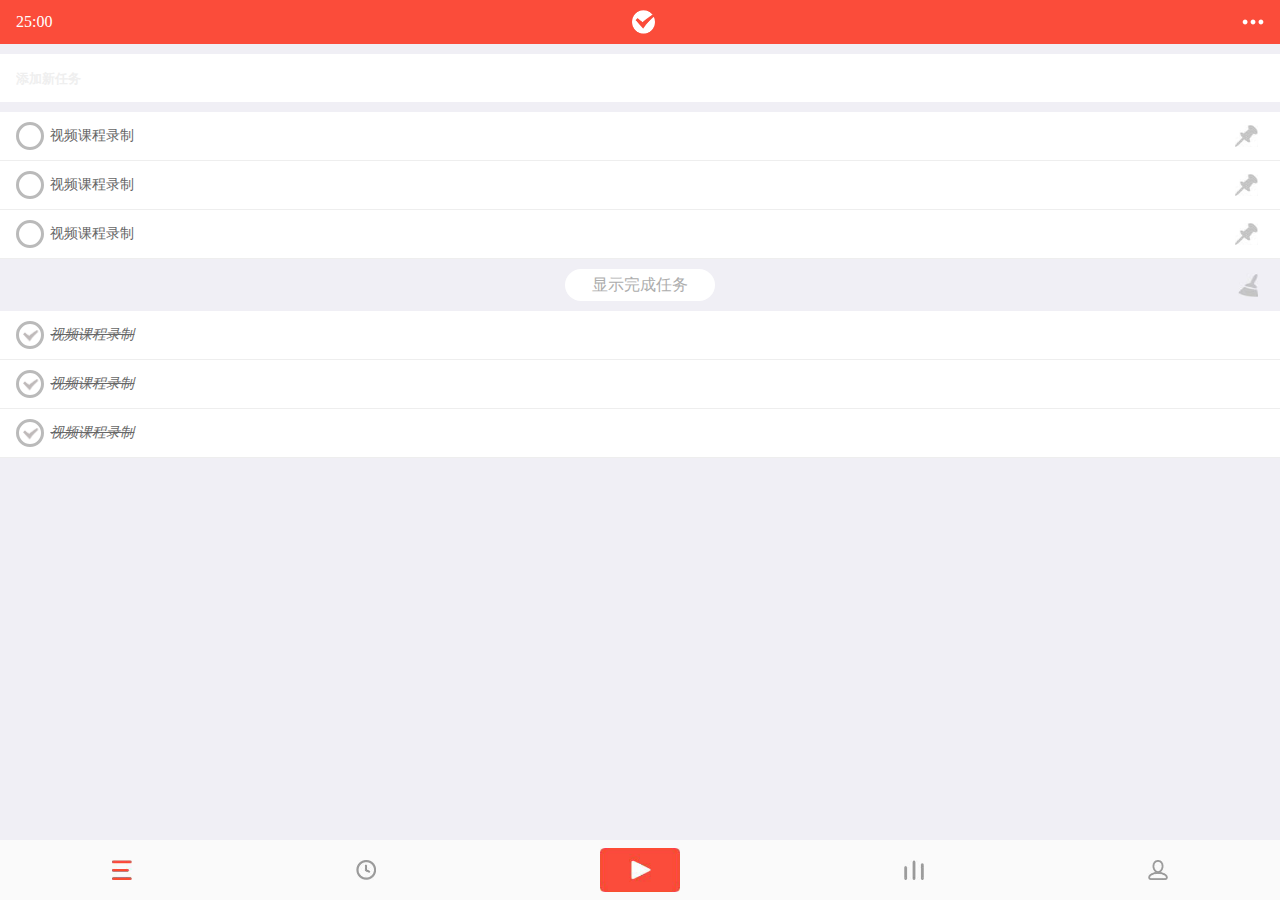
<file: src/components/index.html>
<!DOCTYPE html>
<html lang="en">
<head>
    <meta charset="UTF-8">
    <meta name="viewport" content="width=device-width, initial-scale=1.0">
    <meta http-equiv="X-UA-Compatible" content="ie=edge">
    <title>pomotodo</title>
    <link rel="stylesheet" href="style.css">
</head>

<body>
    <header id="header">
        <div id="timer">25:00</div>
        <div id="logo">
            <img src="../../static/logo.png" alt="">
        </div>
        <div id="setting">
            <img src="../assets/images/setting.png" alt="">
        </div>
    </header>
    
    <div id="pomotodo">
        <div id="taskInput">
            <form action="">
                <input type="text" placeholder="添加新任务">
            </form>
        </div>
        <div id="taskList">
            <ul>
                <li>
                    <label for="c1">
                        <span></span>
                    </label>
                    <i class="pin"></i>
                    <input type="checkbox" name="" id="c1"> 视频课程录制
                </li>
                <li>
                    <label for="c1">
                        <span></span>
                    </label>
                    <i class="pin"></i>
                    <input type="checkbox" name="" id="c1"> 视频课程录制
                </li>
                <li>
                    <label for="c1">
                        <span></span>
                    </label>
                    <i class="pin"></i>
                    <input type="checkbox" name="" id="c1"> 视频课程录制
                </li>
            </ul>
        </div>
        <div id="toggleOverTask">
            <label for="showOverBtn" class="showOverLabel">
                <span>
                    显示完成任务
                </span>
            </label>
            <i class="cleardone"></i>
            <input type="checkbox" name="" id="showOverBtn">
        </div>
		
		
        <div id="taskOverList">
			
            <ul>
                <li class="lineOver">
                    <label for="c1">
                        <span></span>
                    </label>
                    <input type="checkbox" name="" id="c1"> 视频课程录制
                </li>
                <li class="lineOver">
                    <label for="c1">
                        <span></span>
                    </label>
                    <input type="checkbox" name="" id="c1"> 视频课程录制
                </li>
                <li class="lineOver">
                    <label for="c1">
                        <span></span>
                    </label>
                    <input type="checkbox" name="" id="c1"> 视频课程录制
                </li>
            </ul>

        </div>
    </div>

    <div id="footer">		
        <ul class="footer_selects">
            <li>
                    <a href="javascript:;">
                        <img src="../assets/images/1color.png" alt="1color" srcset="" width="20">
                    </a>
            </li>
            <li>
                    <a href="javascript:;">
                        <img src="../assets/images/2.png" alt="2" srcset="" width="20">
                    </a>
            </li>
            <li>
                    <a href="javascript:;">
                        <img src="../assets/images/play.png" alt="play" srcset="" width="80" height="44">
                    </a>
            </li>
            <li>
                    <a href="javascript:;">
                        <img src="../assets/images/4.png" alt="4" srcset="" width="20">
                    </a>
            </li>
            <li>
                    <a href="javascript:;">
                        <img src="../assets/images/5.png" alt="5" srcset="" width="20">
                    </a>
            </li>
        </ul>
    </div>
</body>
</html>
</file>
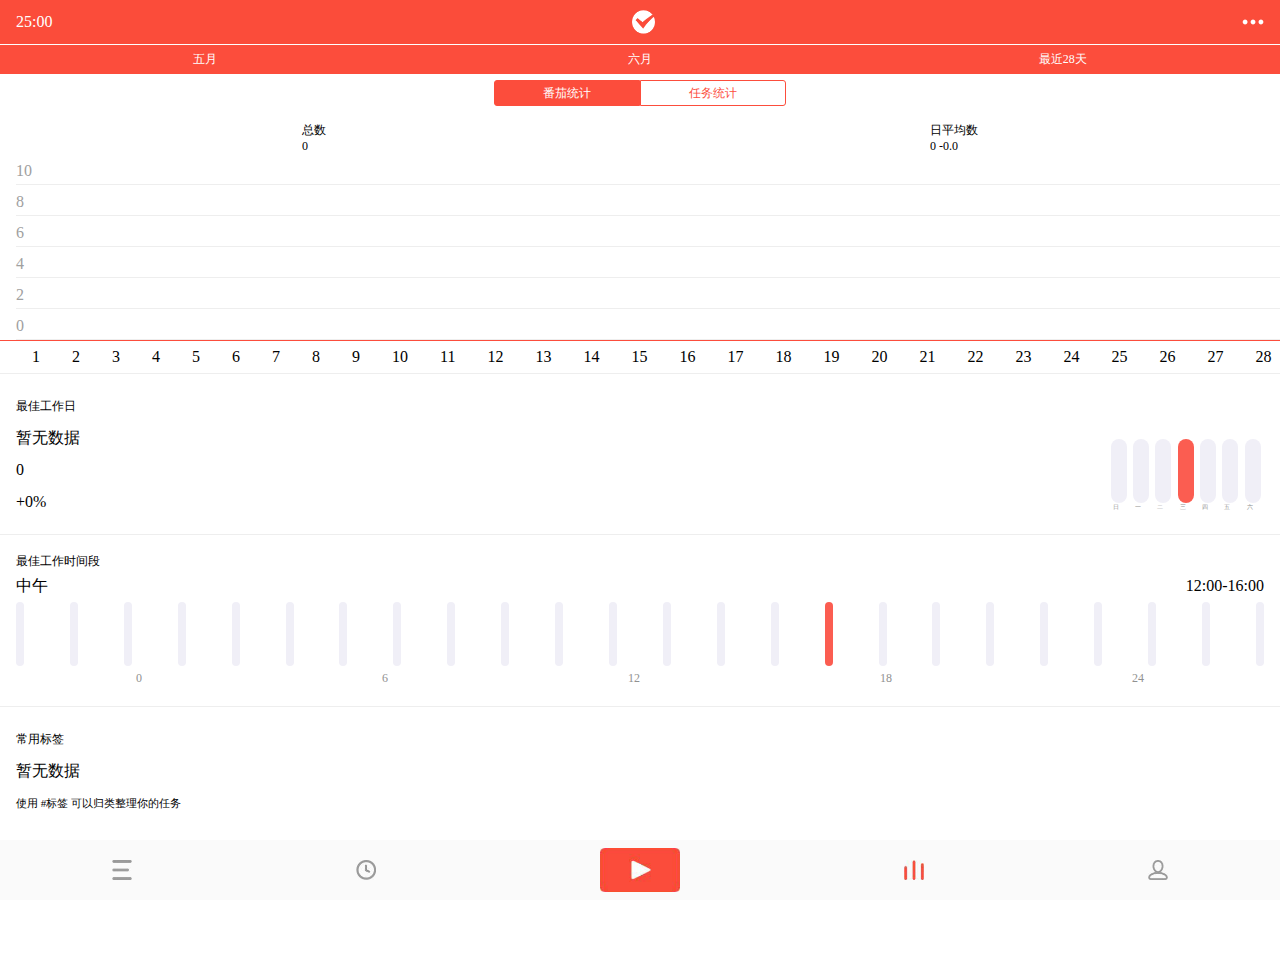
<file: src/components/stats.html>
<!DOCTYPE html>
<html lang="en">
<head>
    <meta charset="UTF-8">
    <meta name="viewport" content="width=device-width, initial-scale=1.0">
    <meta http-equiv="X-UA-Compatible" content="ie=edge">
    <title>pomotodo</title>
    <link rel="stylesheet" href="style.css">
    <link rel="stylesheet" href="stats.css">
</head>

<body>
    <header id="header">
        <div id="timer">25:00</div>
        <div id="logo">
            <img src="../../static/logo.png" alt="">
        </div>
        <div id="setting">
            <img src="../assets/images/setting.png" alt="">
        </div>
    </header>
        <!-- 月份选择 -->
        <ul class="month pdy6">
            <li>五月</li>
            <li class="centeritem">六月</li>
            <li>最近28天</li>
        </ul>
        <div class=" main">
            <div class="scroll_content">

                <!-- 番茄统计 任务统计 -->
                <ul class="tab">
                    <li class="tab_item checked_it radius_l">番茄统计</li>
                    <li class="tab_item radius_r">任务统计</li>
                </ul>
            
                <div class="count">
                    <ul class="">
                        <li>总数</li>
                        <li>0</li>
                    </ul>
                    <ul class="count_r">
                        <li>日平均数</li>
                        <li>0 -0.0</li>
                    </ul>
                </div>
            
                <!--  -->
                
                    <ul class="chart_y">
                        <li>10</li>
                        <li>8</li>
                        <li>6</li>
                        <li>4</li>
                        <li>2</li>
                        <li>0</li>
                    </ul>
                    <div class="enroll_x">
                            <ul class="char_x">
                                    <li>1</li>
                                    <li>2</li>
                                    <li>3</li>
                                    <li>4</li>
                                    <li>5</li>
                                    <li>6</li>
                                    <li>7</li>
                                    <li>8</li>
                                    <li>9</li>
                                    <li>10</li>
                                    <li>11</li>
                                    <li>12</li>
                                    <li>13</li>
                                    <li>14</li>
                                    <li>15</li>
                                    <li>16</li>
                                    <li>17</li>
                                    <li>18</li>
                                    <li>19</li>
                                    <li>20</li>
                                    <li>21</li>
                                    <li>22</li>
                                    <li>23</li>
                                    <li>24</li>
                                    <li>25</li>
                                    <li>26</li>
                                    <li>27</li>
                                    <li>28</li>
                                    <li>29</li>
                                </ul>
                    </div>
            
                    <div class="workday">
                        <ul class="workday_l">
                            <li class="font12">最佳工作日</li>
                            <li>暂无数据</li>
                            <li>0</li>
                            <li>+0%</li>
                        </ul>
                        <ul class="workday_r">
                            <li>
                                <div class="workday_r_col"></div>
                                <div class="workday_r_col_desc">日</div>
                            </li>
                            <li>
                                <div class="workday_r_col"></div>
                                <div class="workday_r_col_desc">一</div>
                            </li>
                            <li>
                                <div class="workday_r_col"></div>
                                <div class="workday_r_col_desc">二</div>
                            </li>
                            <li>
                                <div class="workday_r_col col_red"></div>
                                <div class="workday_r_col_desc">三</div>
                            </li>
                            <li>
                                <div class="workday_r_col"></div>
                                <div class="workday_r_col_desc">四</div>
                            </li>
                            <li>
                                <div class="workday_r_col"></div>
                                <div class="workday_r_col_desc">五</div>
                            </li>
                            <li>
                                <div class="workday_r_col"></div>
                                <div class="workday_r_col_desc">六</div>
                            </li>
                        </ul>
                    </div>
                    
                    <div class="workhours">
                        <span class="font12">最佳工作时间段</span>

                        <ul class="workhours_best">
                            <li>中午</li>
                            <li>12:00-16:00</li>
                        </ul>

                        <ul class="hours_view workhours_best">
                            <li></li>
                            <li></li>
                            <li></li>
                            <li></li>
                            <li></li>
                            <li></li>
                            <li></li>
                            <li></li>
                            <li></li>
                            <li></li>
                            <li></li>
                            <li></li>
                            <li></li>
                            <li></li>
                            <li></li>
                            <li class="col_red"></li>
                            <li></li>
                            <li></li>
                            <li></li>
                            <li></li>
                            <li></li>
                            <li></li>
                            <li></li>
                            <li></li>
                        </ul>

                        <ul class="hours_desc font12">
                            <li>0</li>
                            <li>6</li>
                            <li>12</li>
                            <li>18</li>
                            <li>24</li>
                        </ul>

                        
                    </div>
    
                    <div class="common_tags">
                        <ul>
                            <li class="common_tags_title">常用标签</li>
                            <li class="common_tags_data">暂无数据</li>
                            <li class="common_tags_tasks">使用 #标签 可以归类整理你的任务</li>
                        </ul>
                    </div>

            </div>
        </div>
       

    <div id="footer">		
        <ul class="footer_selects">
            <li>
                    <a href="javascript:;">
                        <img src="../assets/images/1b.png" alt="1color" srcset="" width="20">
                    </a>
            </li>
            <li>
                    <a href="javascript:;">
                        <img src="../assets/images/2.png" alt="2" srcset="" width="20">
                    </a>
            </li>
            <li>
                    <a href="javascript:;">
                        <img src="../assets/images/play.png" alt="play" srcset="" width="80" height="44">
                    </a>
            </li>
            <li>
                    <a href="javascript:;">
                        <img src="../assets/images/4color.png" alt="4" srcset="" width="20">
                    </a>
            </li>
            <li>
                    <a href="javascript:;">
                        <img src="../assets/images/5.png" alt="5" srcset="" width="20">
                    </a>
            </li>
        </ul>
    </div>
</body>
</html>
</file>
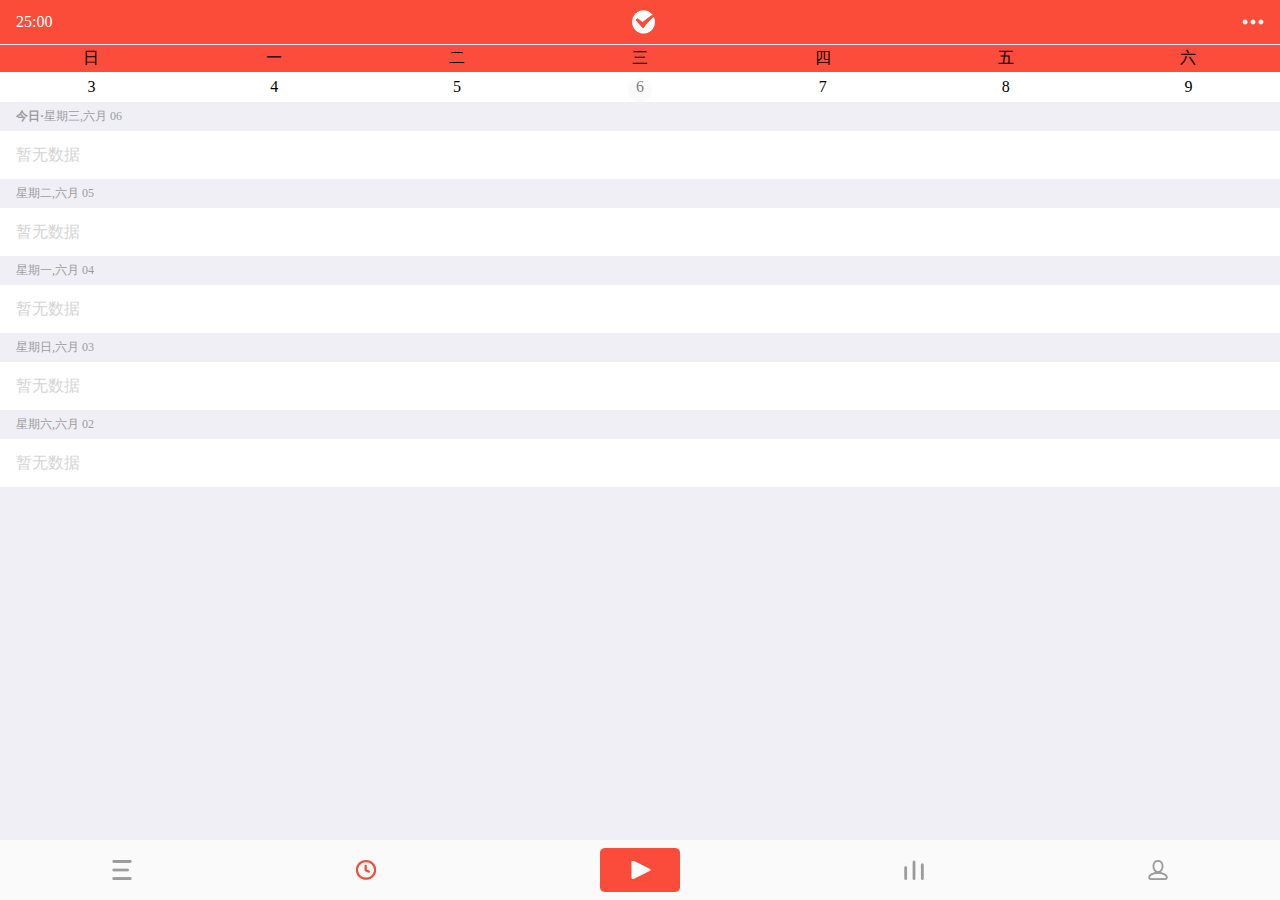
<file: src/components/time.html>
<!DOCTYPE html>
<html lang="en">
<head>
    <meta charset="UTF-8">
    <meta name="viewport" content="width=device-width, initial-scale=1.0">
    <meta http-equiv="X-UA-Compatible" content="ie=edge">
    <title>pomotodo</title>
    <link rel="stylesheet" href="style.css">
    <link rel="stylesheet" href="time.css">
</head>

<body>
    <header id="header">
        <div id="timer">25:00</div>
        <div id="logo">
            <img src="../../static/logo.png" alt="">
        </div>
        <div id="setting">
            <img src="../assets/images/setting.png" alt="">
        </div>
    </header>
    <ul class="week flex_around">
        <li>日</li>
        <li>一</li>
        <li>二</li>
        <li>三</li>
        <li>四</li>
        <li>五</li>
        <li>六</li>
    </ul>
    <div id="date">
        <ul class=" date_num flex_around">
            <i class="today"></i>
            <li>3</li>
            <li>4</li>
            <li>5</li>
            <li>6</li>
            <li>7</li>
            <li>8</li>
            <li>9</li>
        </ul>
        <div class="date_list">
            <ul class="">
                <li class="date_list_title "><strong>今日·</strong>星期三,六月&nbsp;06</li>
                <li class="date_list_content pdl1">暂无数据</li>
            </ul>
        </div>
        <div class="date_list">
            <ul class="">
                <li class="date_list_title ">星期二,六月&nbsp;05</li>
                <li class="date_list_content pdl1">暂无数据</li>
            </ul>
        </div>
        <div class="date_list">
            <ul class="">
                <li class="date_list_title ">星期一,六月&nbsp;04</li>
                <li class="date_list_content pdl1">暂无数据</li>
            </ul>
        </div>
        <div class="date_list">
            <ul class="">
                <li class="date_list_title ">星期日,六月&nbsp;03</li>
                <li class="date_list_content pdl1">暂无数据</li>
            </ul>
        </div>
        <div class="date_list">
            <ul class="">
                <li class="date_list_title ">星期六,六月&nbsp;02</li>
                <li class="date_list_content pdl1">暂无数据</li>
            </ul>
        </div>
    </div>

    <div id="footer">		
        <ul class="footer_selects">
            <li>
                    <a href="javascript:;">
                        <img src="../assets/images/1b.png" alt="1color" srcset="" width="20">
                    </a>
            </li>
            <li>
                    <a href="javascript:;">
                        <img src="../assets/images/2color.png" alt="2" srcset="" width="20">
                    </a>
            </li>
            <li>
                    <a href="javascript:;">
                        <img src="../assets/images/play.png" alt="play" srcset="" width="80" height="44">
                    </a>
            </li>
            <li>
                    <a href="javascript:;">
                        <img src="../assets/images/4.png" alt="4" srcset="" width="20">
                    </a>
            </li>
            <li>
                    <a href="javascript:;">
                        <img src="../assets/images/5.png" alt="5" srcset="" width="20">
                    </a>
            </li>
        </ul>
    </div>
</body>
</html>
</file>
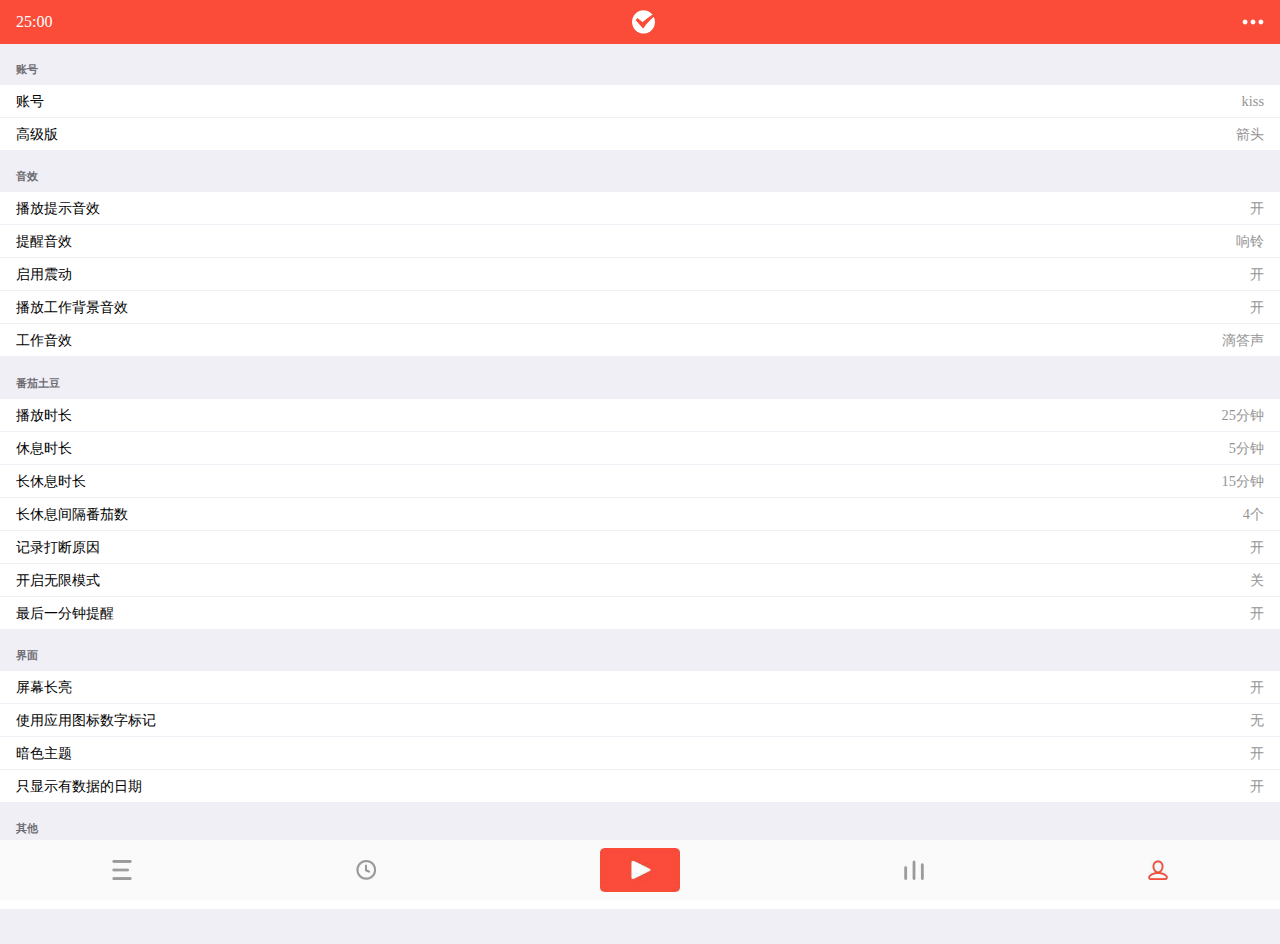
<file: src/components/user.html>
<!DOCTYPE html>
<html lang="en">
<head>
    <meta charset="UTF-8">
    <meta name="viewport" content="width=device-width, initial-scale=1.0">
    <meta http-equiv="X-UA-Compatible" content="ie=edge">
    <title>pomotodo</title>
    <link rel="stylesheet" href="style.css">
    <link rel="stylesheet" href="user.css">
</head>

<body>
    <header id="header">
        <div id="timer">25:00</div>
        <div id="logo">
            <img src="../../static/logo.png" alt="图片丢失了">
        </div>
        <div id="setting">
            <img src="../assets/images/setting.png" alt="图片丢失了">
        </div>
    </header>

    <div class="main">
          <div class="scroll_content con_bg">
                <ul class="user_m">
                    <h6>账号</h6>
                    <ul class="flex row_config">
                        <li class="pd1_lr">账号</li>
                        <li class="gray pd1_lr">kiss</li>
                    </ul>

                    <ul class="flex row_config">
                        <li class="pd1_lr">
                            高级版
                        </li>
                        <li class="gray pd1_lr">箭头</li>
                    </ul>
                </ul>
                <ul class="user_m">
                    <h6>音效</h6>
                    <ul class="flex row_config">
                        <li class="pd1_lr">播放提示音效</li>
                        <li class="gray pd1_lr">开</li>
                    </ul>

                    <ul class="flex row_config">
                        <li class="pd1_lr">
                            提醒音效
                        </li>
                        <li class="gray pd1_lr">响铃</li>
                    </ul>

                    <ul class="flex row_config">
                        <li class="pd1_lr">
                            启用震动
                        </li>
                        <li class="gray pd1_lr">开</li>
                    </ul>

                    <ul class="flex row_config">
                        <li class="pd1_lr">
                            播放工作背景音效
                        </li>
                        <li class="gray pd1_lr">开</li>
                    </ul>

                    <ul class="flex row_config">
                        <li class="pd1_lr">
                            工作音效
                        </li>
                        <li class="gray pd1_lr">滴答声</li>
                    </ul>
                </ul>


                <ul class="user_m">
                    <h6>番茄土豆</h6>
                    <ul class="flex row_config">
                        <li class="pd1_lr">播放时长</li>
                        <li class="gray pd1_lr">25分钟</li>
                    </ul>

                    <ul class="flex row_config">
                        <li class="pd1_lr">
                            休息时长
                        </li>
                        <li class="gray pd1_lr">5分钟</li>
                    </ul>

                    <ul class="flex row_config">
                        <li class="pd1_lr">
                            长休息时长
                        </li>
                        <li class="gray pd1_lr">15分钟</li>
                    </ul>

                    <ul class="flex row_config">
                        <li class="pd1_lr">
                            长休息间隔番茄数
                        </li>
                        <li class="gray pd1_lr">4个</li>
                    </ul>

                    <ul class="flex row_config">
                        <li class="pd1_lr">
                            记录打断原因
                        </li>
                        <li class="gray pd1_lr">开</li>
                    </ul>
                    <ul class="flex row_config">
                            <li class="pd1_lr">
                                开启无限模式
                            </li>
                            <li class="gray pd1_lr">关</li>
                    </ul>
                    <ul class="flex row_config">
                        <li class="pd1_lr">
                            最后一分钟提醒
                        </li>
                        <li class="gray pd1_lr">开</li>
                    </ul>
                </ul>
                
                <ul class="user_m">
                        <h6>界面</h6>
                        <ul class="flex row_config">
                            <li class="pd1_lr">屏幕长亮</li>
                            <li class="gray pd1_lr">开</li>
                        </ul>
    
                        <ul class="flex row_config">
                            <li class="pd1_lr">
                                使用应用图标数字标记
                            </li>
                            <li class="gray pd1_lr">无</li>
                        </ul>
    
                        <ul class="flex row_config">
                            <li class="pd1_lr">
                                暗色主题
                            </li>
                            <li class="gray pd1_lr">开</li>
                        </ul>
    
                        <ul class="flex row_config">
                            <li class="pd1_lr">
                                只显示有数据的日期
                            </li>
                            <li class="gray pd1_lr">开</li>
                        </ul>
                </ul>
                
                <ul class="user_m">
                        <h6>其他</h6>
                        <ul class="flex row_config">
                            <li class="pd1_lr">关于</li>
                            <li class="gray pd1_lr">sel</li>
                        </ul>
    
                        <ul class="flex row_config">
                            <li class="pd1_lr">
                                重新启动教程
                            </li>
                            <li class="gray pd1_lr">sel</li>
                        </ul>
                </ul>
          </div>
    </div>


    <div id="footer">		
        <ul class="footer_selects">
            <li>
                    <a href="javascript:;">
                        <img src="../assets/images/1b.png" alt="1color" srcset="" width="20">
                    </a>
            </li>
            <li>
                    <a href="javascript:;">
                        <img src="../assets/images/2.png" alt="2" srcset="" width="20">
                    </a>
            </li>
            <li>
                    <a href="javascript:;">
                        <img src="../assets/images/play.png" alt="play" srcset="" width="80" height="44">
                    </a>
            </li>
            <li>
                    <a href="javascript:;">
                        <img src="../assets/images/4.png" alt="4" srcset="" width="20">
                    </a>
            </li>
            <li>
                    <a href="javascript:;">
                        <img src="../assets/images/5color.png" alt="5" srcset="" width="20">
                    </a>
            </li>
        </ul>
    </div>
</body>
</html>
</file>
<file: src/components/style.css>
/* rest-css */
html,body{font-size: 16px;}
*{margin: 0;padding:0;}
ul,li{list-style-type: none;}
input{ display: block; outline: none;border: 0;}
body{
    background: #f0eff5;
    font-family: '微软雅黑';
    overflow:hidden;
    /* overflow:hidden;禁止滚动条出现headerflex布局所有滚动条需要额外包一层 */
}
/* header */
#header{
    background: #fb4c3a;
    height:2.75rem;
    display: flex;
    justify-content:space-between;
    align-items:center;
    color: #fff;
    font-size: 1rem;
}
#header #timer{
    padding-left: 1rem;
}
#header #setting{
    padding-right: 1rem;
}
#header #logo,#header #setting{
    height: 100%;
    display: flex;
    justify-content:space-between;
    align-items:center;
}

#header #logo{
    margin-left: -8px;
}

#header #logo img{
    width: 1.4375rem;
}
#header #setting img{
    width:1.375rem;
}
/* taskInput */
 ::placeholder{
    color: #efefef;
 }
#taskInput input{
    height: 3rem;
    box-sizing: border-box;
    display: block;
    width:100%;
    padding-left: 1rem;;
    background: #fff;
    color: #666;
    font-weight: bold;
    margin-top:.625rem;
}
/* taskList */
#taskList{
    margin-top: 0.625rem;
}

/* taskList */
#taskList ul li input,
#taskList ul li label{ display: inline-block;}
#taskList ul li input{ display: none;}
#taskList ul li label span{
    border: 0.1875rem solid #bababa; 
    border-radius:50%;
    width:1.4rem;
    height:1.4rem; 
    display: block;
    margin-right: 0.375rem;
}
.pin{
    position: absolute;
    width:1.4rem;
    height: 1.4rem;
    right: 1.4rem;
    background-image: url('../assets/images/mark.png');
    background-position: center;
    background-size:cover;    
}


/* taskOverList */
#taskOverList{
    margin-top: 0.625rem;
}

.cleardone{
    position: absolute;
    width:1.2rem;
    height: 1.5rem;
    right: 1.4rem;
    margin-top: .875rem;
    background-image: url('../assets/images/clear.png');
    background-position: center;
    background-size: 100% 100%; 
}

#taskList ul li,
#taskOverList ul li{
    color:#666;
    height: 3rem;
    border-bottom:1px solid #eee;
    line-height: 3rem;
    font-size: 0.875rem;
    padding-left: 1rem;
    display:flex;
    align-items:center;
    /* font-weight: bold; */
    background: #fff;
}
#taskOverList ul li input,
#taskList ul li label{ display: inline-block;}
#taskOverList ul li input{ display: none;}
#taskOverList ul li label span{
    background-image:url(../assets/images/taskOver.png);
    background-position: center;
    background-size: cover; 
    border-radius:50%;width:1.4rem;height:1.4rem; 
    display: block;margin-right: 0.375rem;border: 0.1875rem solid #bababa;
}
.lineOver {
  text-decoration: line-through;
  color: #999;
  font-style: italic;
}
/*toggle*/
#showOverBtn{ display: none;}
#toggleOverTask{
    display: flex;
}
.showOverLabel{
    height: 2rem;
    border-radius: 16rem;
    background: #fff;
    width: 9.375rem;
    line-height: 2rem;
    margin: 0 auto;
    margin-top: 0.625rem;
    text-align: center;
    color: #adadad;
}
#footer{
  height: 2.75rem;
  position: fixed;
  left: 0;
  bottom: 0;
  width: 100%;
  background-color:#fafafa;
  padding:.5rem 0;
}

.footer_selects{
    display: flex;
    justify-content:space-around;
    align-content:center;
   
}
.footer_selects li {
    align-self: center;
}
</file>
<file: src/components/stats.css>
body{
    background-color: #fff;
}
.pdy6{
    padding: .375rem 0;
}

.month{
display: flex;
justify-content: space-around;
align-items: center;
font-size: .75rem;
color:#fff;
background-color: #fc4d3c;
margin-top:.0625rem;
}
.centeritem{
    margin-left: 1.5rem;
}
.tab{
    display: flex;
    justify-content: center;
    align-content: center;
    margin-top: .375rem;
    font-size: .75rem;
}
.tab_item{
    line-height: 1.125rem;
    height:1.125rem;
    color: #fc4d3c;
    text-align: center;
    padding: .1875rem 3rem;
    border: .0625rem solid #fc4d3c;
}
.checked_it{
    background-color: #fc4d3c;
    color: #fff;
}
.radius_l{
    border-radius:  .1875rem 0 0 .1875rem;
}
.radius_r{
    border-radius:  0 .1875rem .1875rem 0;
}

/* count */
.count{
    font-size: .75rem;
    display: flex;
    justify-content:space-around;
    margin-top:1rem;
}

.count_l{
    display: flex;
    flex-direction:column;
}

/* chart */
.chart_y{
padding-left: 1rem;
color: #a0a0a0;
}
.chart_y li {
    border-bottom: .0625rem solid #eeeeee;
    padding-bottom: .25rem;
    padding-top: .5rem;
}
/* 影藏不掉的滚动条 1.套一层给定位滚动,定宽高隐藏滚动条*/
.enroll_x{
    height:32px;
   overflow: hidden;
    border-top: 1px solid #fc4d3c;
    border-bottom: 1px solid #eee;
}

.char_x{
    overflow-x: scroll;
    display: flex;
    flex-wrap:nowrap;
    justify-content: space-between;
    padding-left: 1rem;
   margin-top: .0625rem;
}
.char_x li{
    padding: .375rem 1rem;
}

/* workday 最佳工作日 */
.workday{
    display: flex;
    justify-content: space-between;
    padding: 1rem;
    border-bottom: .0625rem solid #eeeeee;
}
.workday_l  li{
line-height: 2rem;
height: 2rem;
}
.workday_r{
padding-bottom: .375rem;
display: flex;
justify-content: center;
align-self:flex-end
}
.workday_r li{
    padding: 0 .2rem;
}
.workday_r_col{
    width: 1rem;
    height: 4rem;
    border-radius: 100px;
    background-color: #f0eff7; 
}




.workday_r_col_desc{
color: #919191;
font-size: .375rem;
margin-left: .125rem;
}


/* .scroll_content 滚动区域没有给限制高度 */


.main{
   height: 100vh;
   overflow-y: scroll;
}
/* 滚动给body禁止滚动。所有的滚动都包一层滚动 */

/* 红色柱子色号为 #fb5d51 加imp增强 */
.col_red{
    background-color: #fb5d51  !important;
}
/* 公共 */
.font12{
    font-size: .75rem;
}
/* workhours */
.workhours{
    padding: 1rem;
    border-bottom: .0625rem solid #eeeeee;
}
.workhours_best{
    display: flex;
    justify-content: space-between;
    align-items: center;
}
.workhours_best li{
    height: 2rem;
    line-height: 2rem;
}

.hours_view li{
    width: .5rem;
    height: 4rem;
    border-radius: 100px;
    background-color: #f0eff7; 
}

.hours_desc{
    display: flex;
    justify-content: space-around;
    align-items: center;
    color: #919191;
}
.hours_desc li{
    line-height: 1.5rem;
    height: 1.5rem;
}


/* common_tags */
.common_tags{
    padding: 1rem  1rem  10rem  1rem;
}
.common_tags_title{
    font-size: .75rem;
}
.common_tags_data{
    font-size: 1rem;
}
.common_tags_tasks{
    font-size: .68rem;
}
.common_tags ul li {
    line-height: 2rem;
    height: 2rem;
}
</file>
<file: src/components/time.css>
/* util */
.flex_around{
    display: flex;
    justify-content: space-around;
}
.pdl1{
    padding-left: 1rem;
}

/* time content */

#date{
    margin-top:1.75rem;
}

.week{
    background-color: #fc4d3c;
    position: fixed;
    top:2.8125rem;
    width: 100%;
    padding:.1875rem 0;/* 3px */
}

.date_num{
    background-color: #ffffff;
    padding: .375rem 0;
}

.today{
    position: absolute;
    width: 1.5rem;
    height: 1.5rem;
    border-radius: 50%;
    background-color: #f5f5f5;
    opacity: .5;
}

/* date_list */
.date_list_title{
    padding: .375rem 1rem;
    font-size: .75rem;
    color:#9c9c9e;
}
.date_list_content{
    background-color: #ffffff;
    line-height: 3rem;
    height: 3rem;
    color:#d4d4d4;
}
</file>
<file: src/components/user.css>
.main{
    height: 100vh;
    overflow-y: scroll;
 }
 .scroll_content{
     padding-bottom: 8rem;
 }

.con_bg{
    background-color: #f0eff5;
}
 
/* user content */
.user_m h6{
    font-style: normal;
    color: #6e6d73;
    margin: 1.2rem 0 .5rem 1rem;
}

.pd1_lr{
    padding: 0 1rem;
}

.flex{
    display: flex;
    justify-content: space-between
}

.row_config{
    border-bottom: 1px solid #f0eff5;
    background-color: #fff;
    font-size: .9rem;
    line-height: 2rem;
    height: 2rem;
}
.gray{
    color: #949494;
}
</file>
